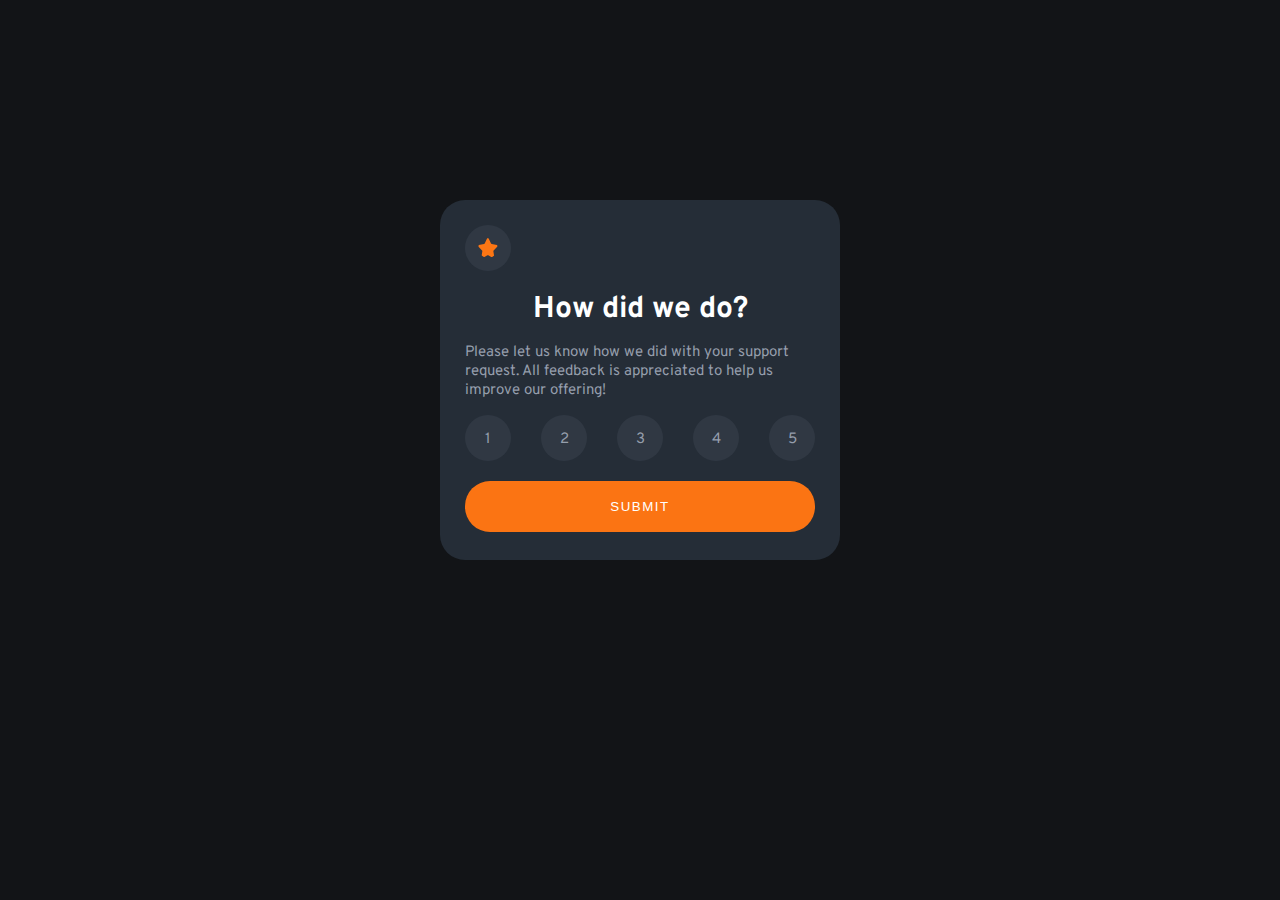
<file: Interactive Rating Component/index.html>
<!DOCTYPE html>
<html>
	<head>
		<meta charset="utf-8">
		<meta name="viewport" content="width=device-width, initial-scale=1">
		<link href="./styles/style.css" type="text/css" rel="stylesheet">
		<link rel="preconnect" href="https://fonts.googleapis.com">
		<link rel="preconnect" href="https://fonts.gstatic.com" crossorigin>
		<link href="https://fonts.googleapis.com/css2?family=Overpass:wght@400;700&display=swap" rel="stylesheet">
		<title>Interactive Rating Component Hub</title>
	</head>
	<body>
		<form class="rate-form" onsubmit="" action="./submitted.html">
			<img class="circle" src="./images/icon-star.svg" alt="star"/>
			<h1>How did we do?</h1>
			<p>Please let us know how we did with your support request. All feedback is appreciated to help us improve our offering!</p>
				<div class="rating-flexbox">
					<input type="radio" name="rate" value="1" id="rate-1" required>
					<label class="circle" for="rate-1">1</label>
					<input type="radio" name="rate" value="2" id="rate-2" required>
					<label class="circle" for="rate-2">2</label>
					<input type="radio" name="rate" value="3" id="rate-3" required>
					<label class="circle" for="rate-3" onclick=>3</label>
					<input type="radio" name="rate" value="4" id="rate-4" required>
					<label class="circle" for="rate-4" onclick=>4</label>
					<input type="radio" name="rate" value="5" id="rate-5" required>
					<label class="circle" for="rate-5" onclick=>5</label>
				</div>
				<input type="submit" name="rate" value="SUBMIT">
			</form>
	</body>
</html>
</file>
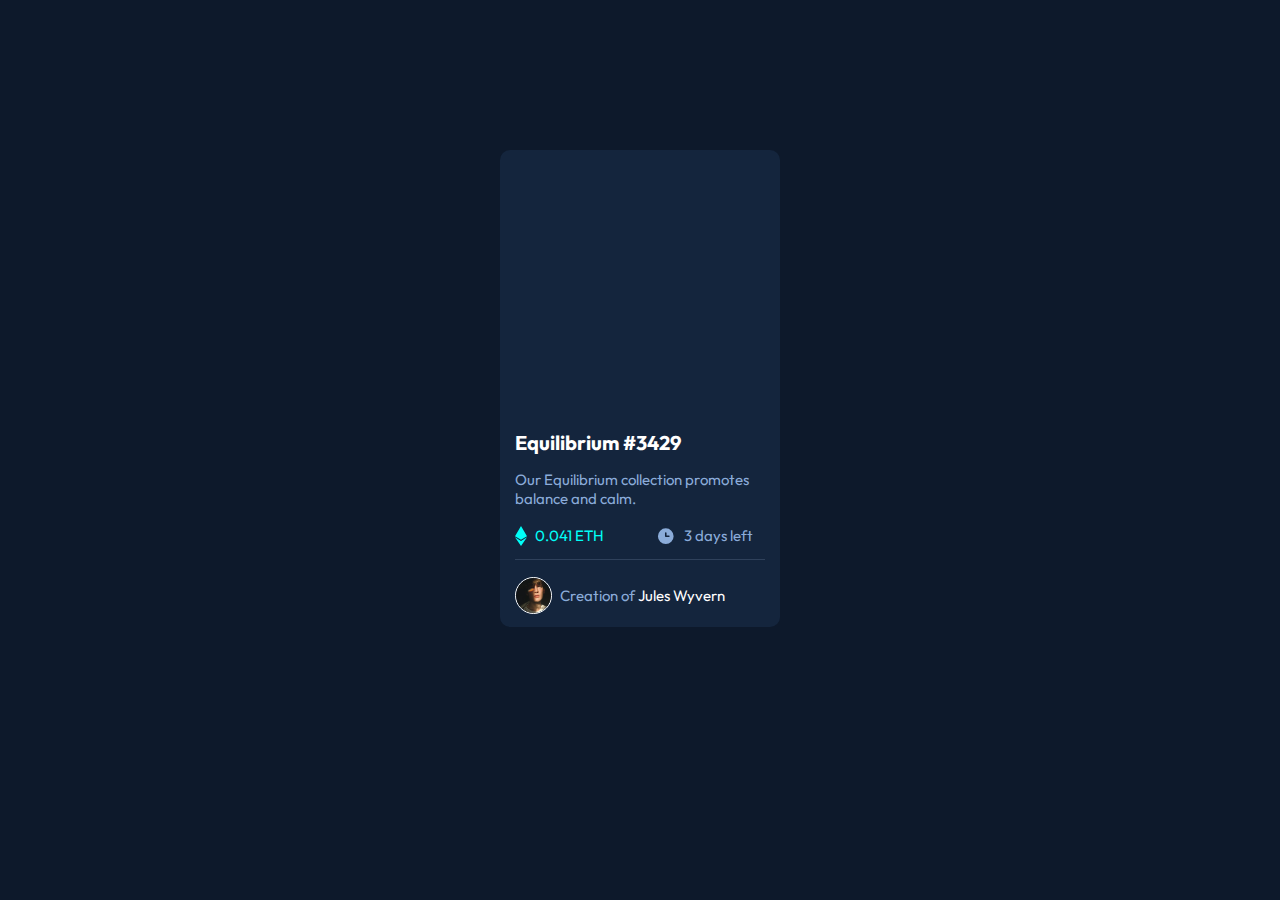
<file: NFT Preview Hub Component Card/index.html>
<!DOCTYPE html>
<html>
<head>
	<meta charset="utf-8">
	<meta name="viewport" content="width=device-width, initial-scale=1">
	<title>NFT Preview Hub Component Card</title>
	<link href="./styles/style.css" rel="stylesheet" type="text/css">
	<link rel="preconnect" href="https://fonts.googleapis.com">
	<link rel="preconnect" href="https://fonts.gstatic.com" crossorigin>
	<link href="https://fonts.googleapis.com/css2?family=Outfit:wght@300;400;600&display=swap" rel="stylesheet">
</head>
<body>
	<article class="widget">
			<figure class="head">
				<div class="widgetMainImage">
					<img class="eye" src="./images/icon-view.svg">
				</div>
			</figure>
			<section class="widgetMainInfo">
				<h2 class="widgetHeading"><a href="">Equilibrium #3429</a></h2>
				<p>Our Equilibrium collection promotes balance and calm.</p>
			</section>
			<div class="costTime">
				<figure class="icon">
					<img class="icon" src="./images/icon-ethereum.svg">
					<span class="spanText cyan">0.041 ETH</span>
				</figure>
				<figure class="icon iconRight">
					<img class="icon" id="iconRight" src="./images/icon-clock.svg">
					<span class="spanText" id="spanTextRight">3 days left</span>
				</figure>
			</div>
			<hr>
			<div class="author">
				<figure class="icon">
					<img class="authorIcon" src="./images/image-avatar.png">
					<span class="spanText" id="spanText">Creation of <a href="">Jules Wyvern</a></span>
				</figure>
			</div>
	</article>
</body>
</html>
</file>
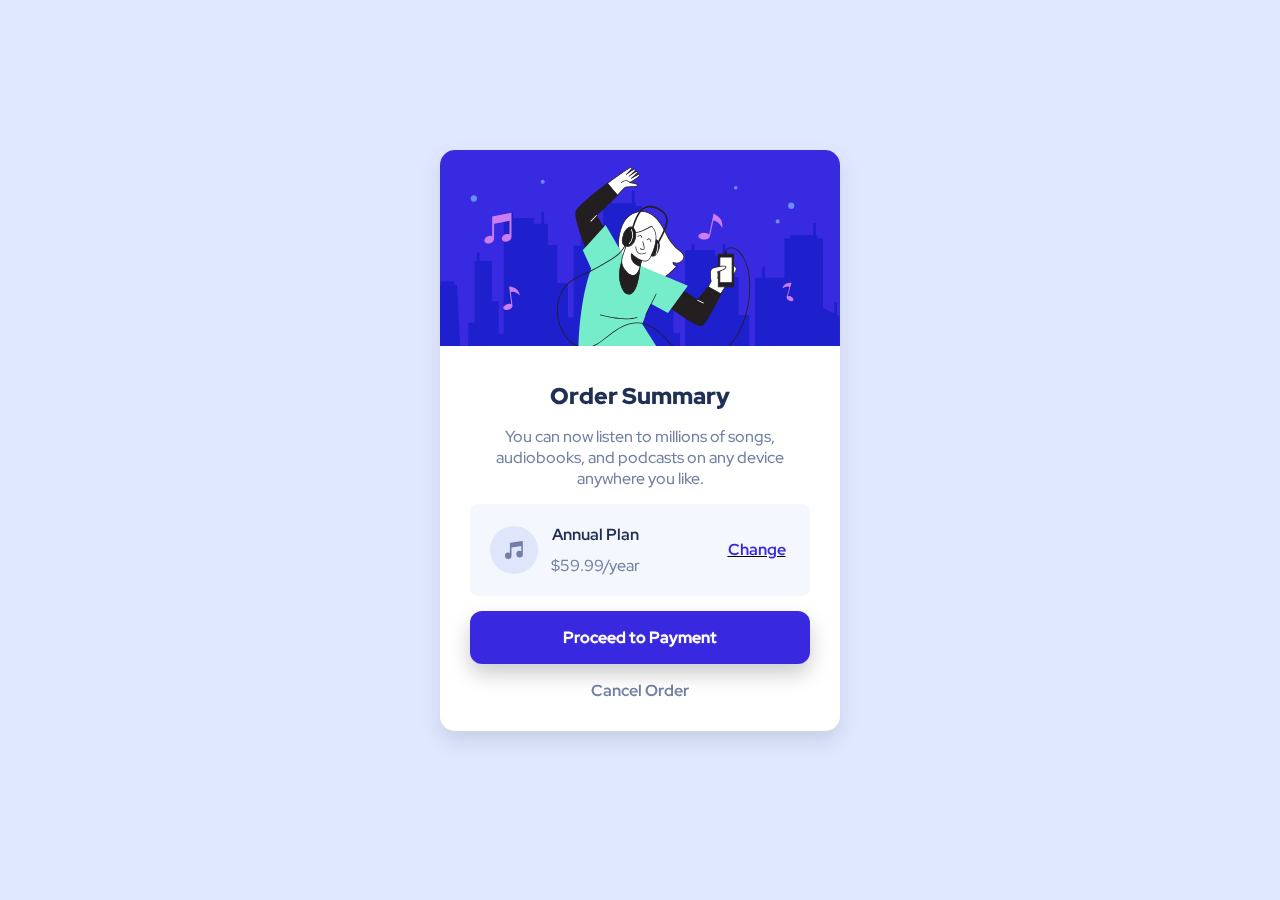
<file: Order Summary Component/index.html>
<!DOCTYPE html>
<html>
<head>
	<meta charset="utf-8">
	<meta name="viewport" content="width=device-width, initial-scale=1">
	<title>Order Summary Component</title>
	<link href="./styles/style.css" rel="stylesheet" type="text/css">
	<link rel="preconnect" href="https://fonts.googleapis.com">
	<link rel="preconnect" href="https://fonts.gstatic.com" crossorigin>
	<link href="https://fonts.googleapis.com/css2?family=Red+Hat+Display:wght@500;700;900&display=swap" rel="stylesheet">
</head>
<body>
	<article class="widget">
			<figure>
				<img class="widgetImage"src="./images/illustration-hero.svg">
			</figure>
		<section class="widgetContent">
			<h2 class="widgetHeading">Order Summary</h2>
			<p>You can now listen to millions of songs, audiobooks, and podcasts on any device anywhere you like.</p>
			<section class="summary">
				<img class="summaryIcon" src="./images/icon-music.svg">
				<section class="summaryInfo">
					<h3 class="summaryInfoHeading">Annual Plan</h3>
					<p class="summaryInfoPrice">$59.99/year</p>
				</section>
				<section class="summaryChange">
					<a href="">Change</a>
				</section>
			</section>
			<a href="" class="purchaseButton">Proceed to Payment</a>
				<a href="" class="cancelButton">Cancel Order</a>
		</section>
	</article>
</body>
</html>
</file>
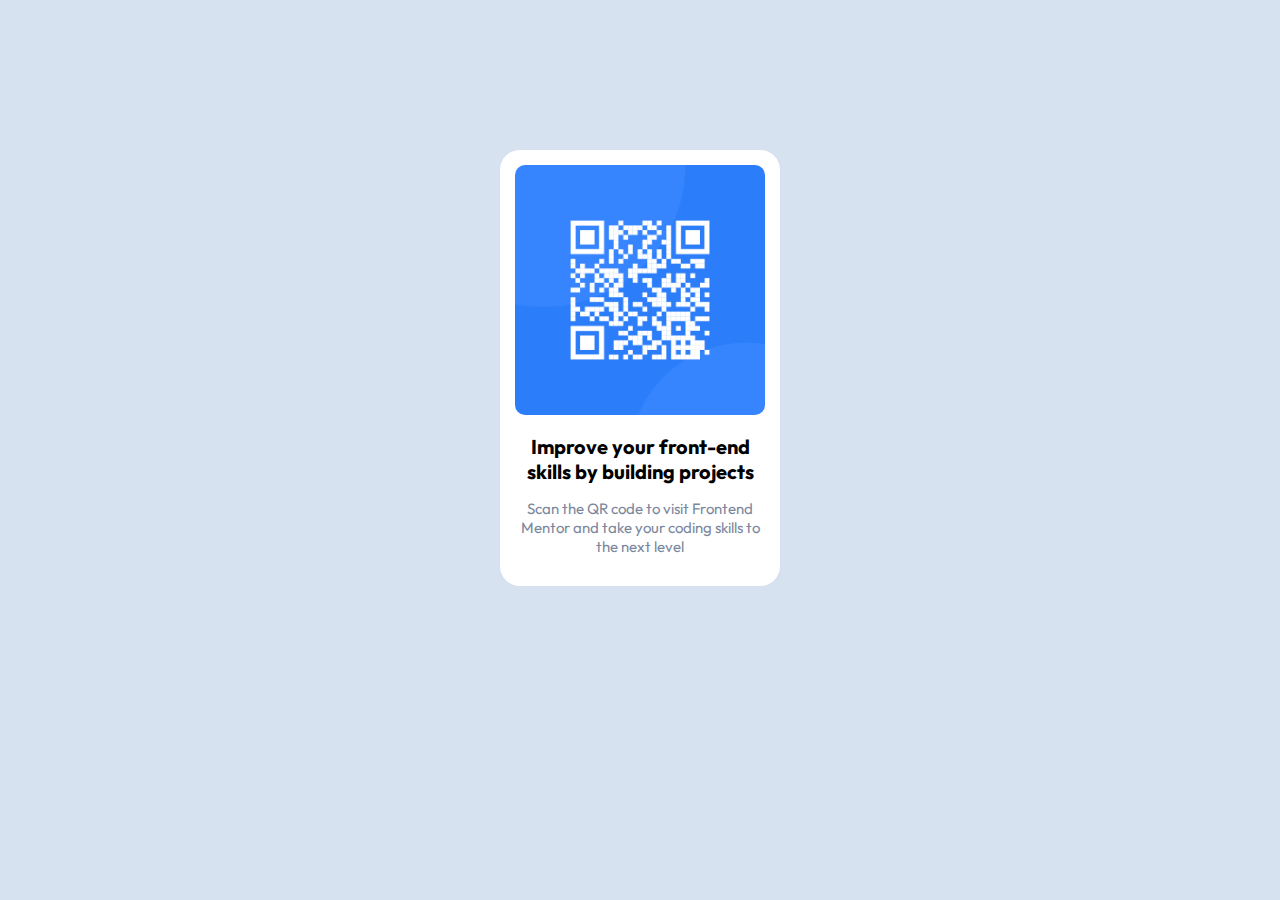
<file: QR Code Component/index.html>
<!DOCTYPE html>
<!DOCTYPE html>
<html>
<head>
	<meta charset="utf-8">
	<meta name="viewport" content="width=device-width, initial-scale=1">
	<title>QR Code Element</title>
	<link href="./styles/style.css" rel="stylesheet" type="text/css">
	<link rel="preconnect" href="https://fonts.googleapis.com">
	<link rel="preconnect" href="https://fonts.gstatic.com" crossorigin>
	<link href="https://fonts.googleapis.com/css2?family=Outfit:wght@400;700&display=swap" rel="stylesheet">
</head>
<body>
	<article class="widget">
		<figure>
			<img class="qr" src="./images/image-qr-code.png">
		</figure>
		<section>
			<h2>Improve your front-end skills by building projects</h2>
			<p>Scan the QR code to visit Frontend Mentor and take your coding skills to the next level</p>
		</section>
	</article>
</body>
</html>
</file>
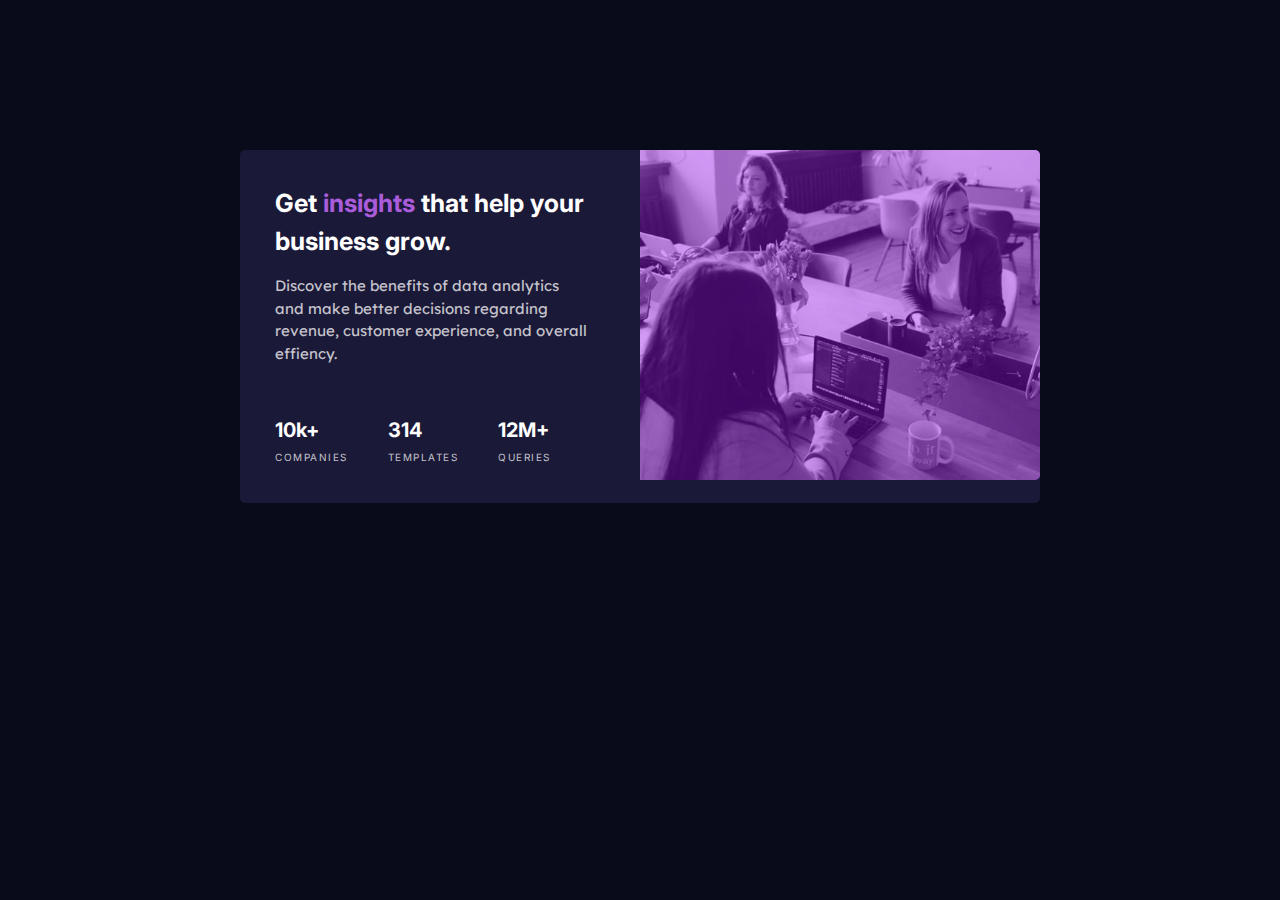
<file: Stats Preview Card Component Hub/index.html>
<!DOCTYPE html>
<html>
<head>
	<meta charset="utf-8">
	<meta name="viewport" content="width=device-width, initial-scale=1">
	<title>Stats Preview Card Component Hub</title>
	<link href="./styles/style.css" rel="stylesheet" type="text/css">
	<link rel="preconnect" href="https://fonts.googleapis.com">
	<link rel="preconnect" href="https://fonts.gstatic.com" crossorigin>
	<link href="https://fonts.googleapis.com/css2?family=Inter:wght@400;700&family=Lexend+Deca&display=swap" rel="stylesheet">
</head>
<body>
	<article class="widget">
		<figure class="imageBackground">
			<img class="image" src="./images/image-header-desktop.jpg">
		</figure>
		<section class="content">
			<h1>Get <span class="accent">insights</span> that help your business grow.</h1>
			<p class="mainText">Discover the benefits of data analytics and make better decisions regarding revenue, customer experience, and overall effiency.</p>
			<section class="stats">
				<h2>10k+</h2>
				<p>COMPANIES</p>
			</section>
			<section class="stats">
				<h2>314</h2>
				<p>TEMPLATES</p>
			</section>
			<section class="stats">
				<h2>12M+</h2>
				<p>QUERIES</p>
			</section>
		</section>
	</article>
</body>
</file>
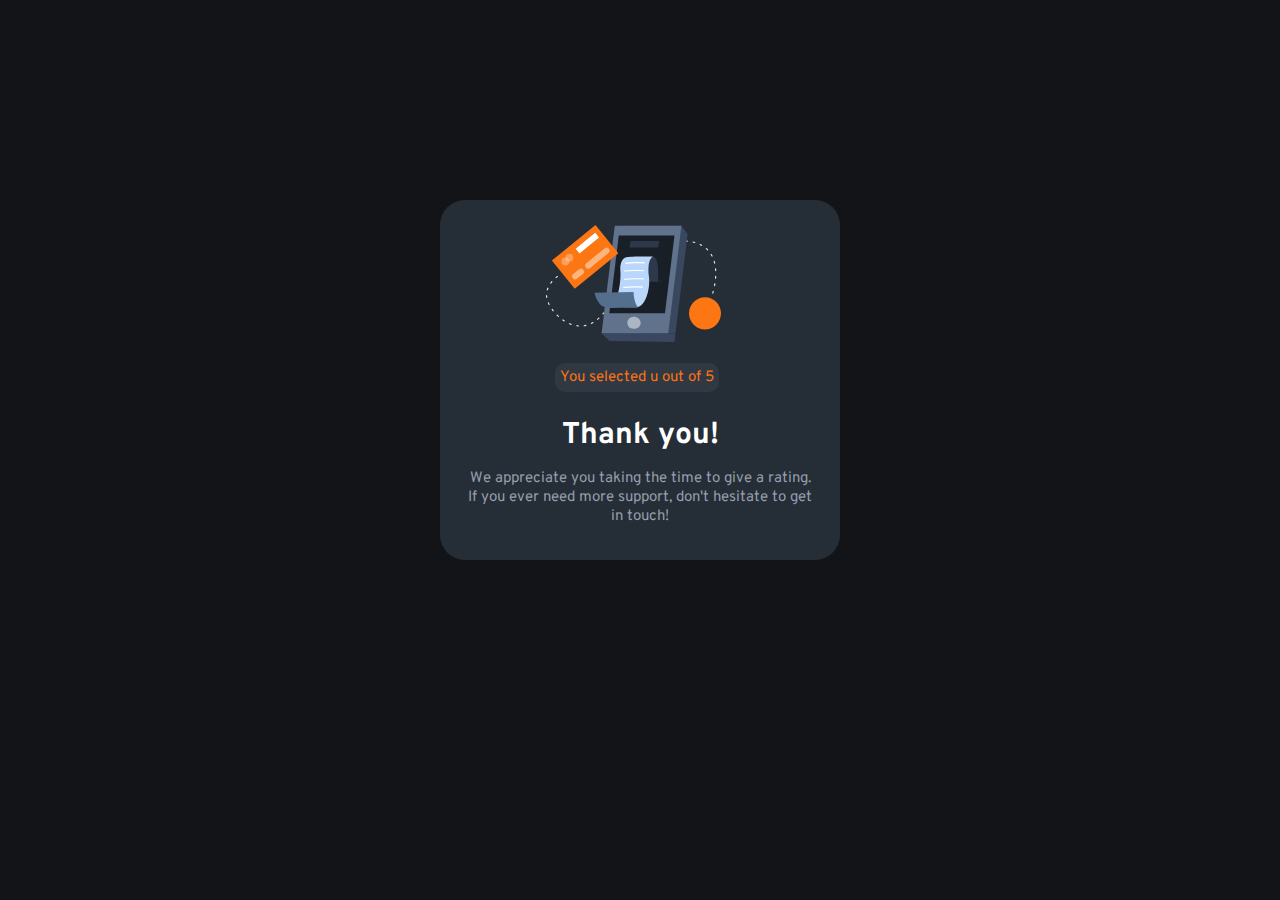
<file: Interactive Rating Component/submitted.html>
<!DOCTYPE html>
<html>
	<head>
		<meta charset="utf-8">
		<meta name="viewport" content="width=device-width, initial-scale=1">
		<link href="./styles/style.css" type="text/css" rel="stylesheet">
		<link rel="preconnect" href="https://fonts.googleapis.com">
		<link rel="preconnect" href="https://fonts.gstatic.com" crossorigin>
		<link href="https://fonts.googleapis.com/css2?family=Overpass:wght@400;700&display=swap" rel="stylesheet">
		<title>Interactive Rating Component Hub</title>
	</head>
	<body>
		<section class="rate-form">
			<img class="thanksPic" src="./images/illustration-thank-you.svg" alt="thanks"/>
			<p id="rateMessageText"></p>
			<h1>Thank you!</h1>
			<p id="rateMessage1">We appreciate you taking the time to give a rating. If you ever need more support, don't hesitate to get in touch!</p>
		</section>
	</body>
	<script type="text/javascript" src="./js/script.js"></script>
</html>
</file>
<file: Interactive Rating Component/styles/style.css>
html {
	margin: 0;
	padding: 0;
}

body {
	background-color: hsl(216, 12%, 8%);
	box-sizing: border-box;
	font-family: 'Overpass', sans-serif;
}

h1 {
	text-align: center;
}

.rate-form {
	background-color: hsl(213, 19%, 18%);
	color: hsl(217, 12%, 63%);
	padding: 25px;
	width: 350px;
	height: 310px;
	margin: auto;
	margin-top: 200px;
	border-radius: 25px;
	font-size: 15px;
	font-weight: 400;
}


.rate-form h1 {
	color: hsl(0, 0%, 100%);
	margin-bottom: 15px;
}

.circle {
	background-color: hsla(217, 12%, 63%, 0.1);
	padding: 13px;
	border-radius: 50%;
	width: 20px;
	height: 20px;
	text-align: center;
	vertical-align: middle;
	line-height: 1.6;
}

#rateMessageText {
	color: hsl(25, 97%, 53%);
	background-color: hsla(217, 12%, 63%, 0.1);
	text-align: center;
	border-radius: 10px;
	display: inline-block;
	margin-left: 90px;
	padding: 5px;
	margin-bottom: 5px;
}

.rating-flexbox {
	display: flex;
	align-content: center;
	justify-content: space-between;
	margin-bottom: 20px;
	align-items: center;
	justify-items: center;
}

.rate-form input[type="radio"] {
	display: none;
}

.rate-form label:hover {
	color: hsl(0, 0%, 100%);
	background-color: hsl(217, 12%, 63%);
}

.rate-form input[type="radio"]:checked + label {
	color: hsl(0, 0%, 100%);
	background-color: hsl(25, 97%, 53%);
}
.rate-form input[type="submit"] {
	padding: 15px;
	border-radius: 25px;
	width: 350px;
	background-color: hsl(25, 97%, 53%);
	color: hsl(0, 0%, 100%);
	border: none;
	letter-spacing: 1.5px;
	margin-bottom: 0;
	line-height: 1.6;
}

.rate-form input[type="submit"]:hover {
	background-color: hsl(0, 0%, 100%);
	color: hsl(25, 97%, 53%);
}

.thanksPic {
	margin-left: 23%;
	margin-right: 23%;
	width: 50%;
}

#rateMessage1 {
	text-align: center;
}
</file>
<file: NFT Preview Hub Component Card/styles/style.css>
* {
	margin: 0;
	padding: 0;
	font-size: 100%;
	font-family: 'Outfit', sans-serif;
}

body {
	background-color: hsl(217, 54%, 11%);
}

a {
	font-style: normal;
	color: hsl(0, 0%, 100%);
	text-decoration: none;
}

a:hover {
	color: hsl(178, 100%, 50%);
}

p {
	margin-bottom: 15px;
}

hr {
	border: none;
	margin-bottom: 15px;
	background-color: hsl(215, 32%, 27%);
	height: 1px;
}

.widget {
	background-color: hsl(216, 50%, 16%);
	padding: 15px;
	margin-left: auto;
	margin-right: auto;
	text-align: left;
	border-radius: 10px;
	width: 250px;
	margin-top: 150px;
	color: hsl(215, 51%, 70%);
	font-size: 15px;
	font-weight: 400px;
	margin-bottom: 15px;
}

.widgetMainImage {
	border-radius: 5px;
	width: 100%;
}

.widgetHeading	{
	margin-top: 15px;
	margin-bottom: 15px;
	font-weight: 700px;
	font-size: 20px;
}

.widgetHr {
	color: hsl(215, 32%, 27%);
}

.icon {
	height: 20px;
	width: auto;
	vertical-align: middle;
	display: inline-block;
	margin-right: 5px;
}

.iconRight {
	text-align: right;
	margin-left: 44px;
}

.costTime {
	width: 250px;
	margin-bottom: 15px;
}

.author {
	margin-bottom: 15px;
}

.authorIcon {
	height: 35px;
	width: auto;
	border: solid 0.5px white;
	border-radius: 50%;
	vertical-align: middle;
	margin-right: 5px;
}

.spanText {
	vertical-align: middle;
}

.cyan {
	color:  hsl(178, 100%, 50%)
}

.head {
	width: 250px;
	height: 250px;
	border-radius: 5px;
	background: url("https://i.ibb.co/QMRdJ2Z/image-equilibrium.jpg") no-repeat;
	background-size: cover;
}

.widgetMainImage {
	display: inline-block;
	width: 250px;
	height: 250px;
	z-index: 2;
	opacity: 0;
}

.widgetMainImage:hover {
	opacity: 0.6;
	background-color: hsl(178, 100%, 50%);
}

.eye {
	position: relative;
	left: 41%;
	top: 39%;
	opacity: 1;
	z-index: 3;
}

@media only screen and (max-width: 376px) {
	.widget {
		margin-top: 75px;
	}
}
</file>
<file: Order Summary Component/styles/style.css>
* {
	margin: 0;
	padding: 0;
	font-size: 100%;
	font-family: var(--font-family);
	box-sizing: border-box;
}

:root {
	--font-primary: hsl(225, 100%, 94%);
	--font-bright: hsl(245, 75%, 52%);
	--font-pale: hsl(225, 100%, 98%);
	--font-desaturated: hsl(224, 23%, 55%);
	--font-dark: hsl(223, 47%, 23%);
	--font-size-normal: 16px;
	--font-family: 'Red Hat Display', sans-serif;
	--background-image-desktop: url("https://svgshare.com/i/iXh.svg");
	--background-image-mobile: url("https://svgshare.com/i/iVP.svg");
}

body {
	background-repeat: no-repeat;
	background-size: auto;
	background-color: var(--font-primary);
	background-image: var(--background-image-desktop);
}

a {
	font-style: normal;
	text-decoration: none;
	color: black;
}

h2	{
	margin-top: 15px;
	margin-bottom: 15px;
	font-weight: 900;
	font-size: 23px;
	color: var(--font-bright);
}

p {
	font-size: var(--font-size-normal);
	font-weight: 500;
	color: var(--font-desaturated);
	margin-bottom: 15px;
}

.widget {
	margin-left: auto;
	margin-right: auto;
	text-align: center;
	border-radius: 15px;
	width: 400px;
	margin-top: 150px;
	background-color: white;
	filter: drop-shadow(0 10px 10px rgba(0, 0, 0, 0.1));
}

.widgetImage {
	width: 100%;
	border-radius: 15px 15px 0 0;
}

.widgetContent {
	padding: 30px;
}

.widgetHeading {
	margin-top: 0;
	color: var(--font-dark);
}

.summary {
	background-color: var(--font-pale);
	width: 100%;
	padding: 20px;
	border-radius: 7px;
	margin-bottom: 15px;
	vertical-align: center;
}

.summaryIcon {
	display: inline-block;
	text-align: left;
	vertical-align: middle;
	position: relative;
	left: -50px;
}

.summaryInfoHeading {
	font-weight: 700;
	color: var(--font-dark);
}

.summaryInfo {
	position: relative;
	left: -40px;
	display: inline-block;
	vertical-align: middle;
}

.summaryInfoPrice {
	margin-top: 10px;
	margin-bottom: 0;
	text-align: left;
}

.summaryChange {
	display: inline-block;
	vertical-align: middle;
	position: relative;
	right: -45px;
	text-decoration: underline;
	font-weight: 700;
}

.summaryChange a {
	color: var(--font-bright);
	font-weight: 700;
}

.summaryChange:hover {
	text-decoration: none;
	font-style: normal;
}

.summaryChange a:hover {
	color: hsl(245, 95%, 72%);
}

.purchaseButton {
	width: 100%;
	padding: 16px;
	border-radius: 12px;
	border: none;
	margin-bottom: 16px;
	background-color: var(--font-bright);
	color: white;
	filter: drop-shadow(0 10px 10px rgba(0, 0, 0, 0.2));
	display: block;
	font-weight: 700;
	text-shadow: 0 0 1px;
}

.purchaseButton:hover {
	background-color: hsl(245, 95%, 72%);
}

.cancelButton {
	color: var(--font-desaturated);
	font-weight: 700;
}

.cancelButton:hover {
	color: var(--font-dark);
}

@media only screen and (max-width: 376px) {
	.widget {
		margin-top: 75px;
	}
}
</file>
<file: QR Code Component/styles/style.css>
* {
	margin: 0;
	padding: 0;
	font-size: 100%;
	font-family: 'Outfit', sans-serif;
}

body {
	background-color: hsl(212, 45%, 89%);
}

.widget {
	background-color: hsl(0, 0%, 100%);
	padding: 15px;
	margin-left: auto;
	margin-right: auto;
	text-align: center;
	border-radius: 20px;
	width: 250px;
	margin-top: 150px;
}

.qr {
	border-radius: 10px;
	width: 100%;
}

h2	{
	margin-top: 15px;
	margin-bottom: 15px;
	font-weight: 700px;
	font-size: 20px;
}

p {
	font-size: 15px;
	font-weight: 400px;
	color: hsl(220, 15%, 55%);
	margin-bottom: 15px;
}

@media only screen and (max-width: 376px) {
	.widget {
		margin-top: 75px;
	}
}
</file>
<file: Stats Preview Card Component Hub/styles/style.css>
* {
	margin: 0;
	padding: 0;
	font-size: 100%;
	font-family: var(--font-family);
	box-sizing: border-box;
	line-height: 1.5;
}

:root {
	--widget-background-color: hsl(244, 38%, 16%);
	--background-color: hsl(233, 47%, 7%);
	--acent-color: hsl(277, 64%, 61%);
	--main-text-color: hsl(0, 0%, 100%);
	--transparent-text-color: hsla(0, 0%, 100%, 0.75);
	--transparent-text-color1: hsla(0, 0%, 100%, 0.6);
	--font-size: 15px;
	--font-family: 'Inter', sans-serif;
	--font-family-extra: 'Lexend Deca', sans-serif;;
}

body {
	background-color: var(--background-color);
}

h1 {
	color: var(--main-text-color);
	font-size: 25px;
	margin-bottom: 15px;
	font-weight: 700;
}

h2 {
	font-size: 20px;
	color: var(--main-text-color);
	margin-bottom: 5px;
	font-weight: 700;
}

.widget {
	font-size: var(--font-size);
	color: var(--transparent-text-color);
	display: grid;
	width: 800px;
	margin-left: auto;
	margin-top: 150px;
	margin-right: auto;
	grid-template-areas: "content image";
	grid-template-columns: 1fr 1fr;
	background-color: var(--widget-background-color);
	font-weight: 400;
	border-radius: 5px;
}

.image {
	filter: opacity(60%);
	width: 400px;
	height: 330px;
	border-radius: 0 5px 5px 0;
}

.imageBackground {
	width: 400px;
	grid-area: image;
	background-color: hsl(277, 90%, 50%);
	border-radius: 0 5px 5px 0;
	height: 330px;
}

.content {
	grid-area: content;
	padding: 35px 50px 35px 35px;
}

.accent {
	color: var(--acent-color);
}

.mainText {
	margin-bottom: 50px;
	font-family: var(--font-family-extra);
	font-weight: 400;
}

.stats {
	display: inline-block;
	font-size: 10px;
	margin-right: 36px;
}

.stats p {
	letter-spacing: 0.15em;
}

@media only screen and (max-width: 800px) {
	.widget {
		grid-template-areas: "image"
							 "content";
		grid-column: 1;
		grid-template-columns: 350px;
		width: 350px;
		text-align: center;
		margin-top: 15px;
	}

	.content {
		padding: 30px;
		padding-bottom: 0px;
	}

	.stats {
		display: block;
		margin-bottom: 15px;
		margin-right: 0;
	}

	.mainText {
		margin-bottom: 15px;
	}

	.image {
		width: 100%;
		height: 230px;
		border-radius: 5px 5px 0 0;
	}

	.imageBackground {
		width: 350px;
		height: 230px;
		border-radius: 5px;
	}
}
</file>
